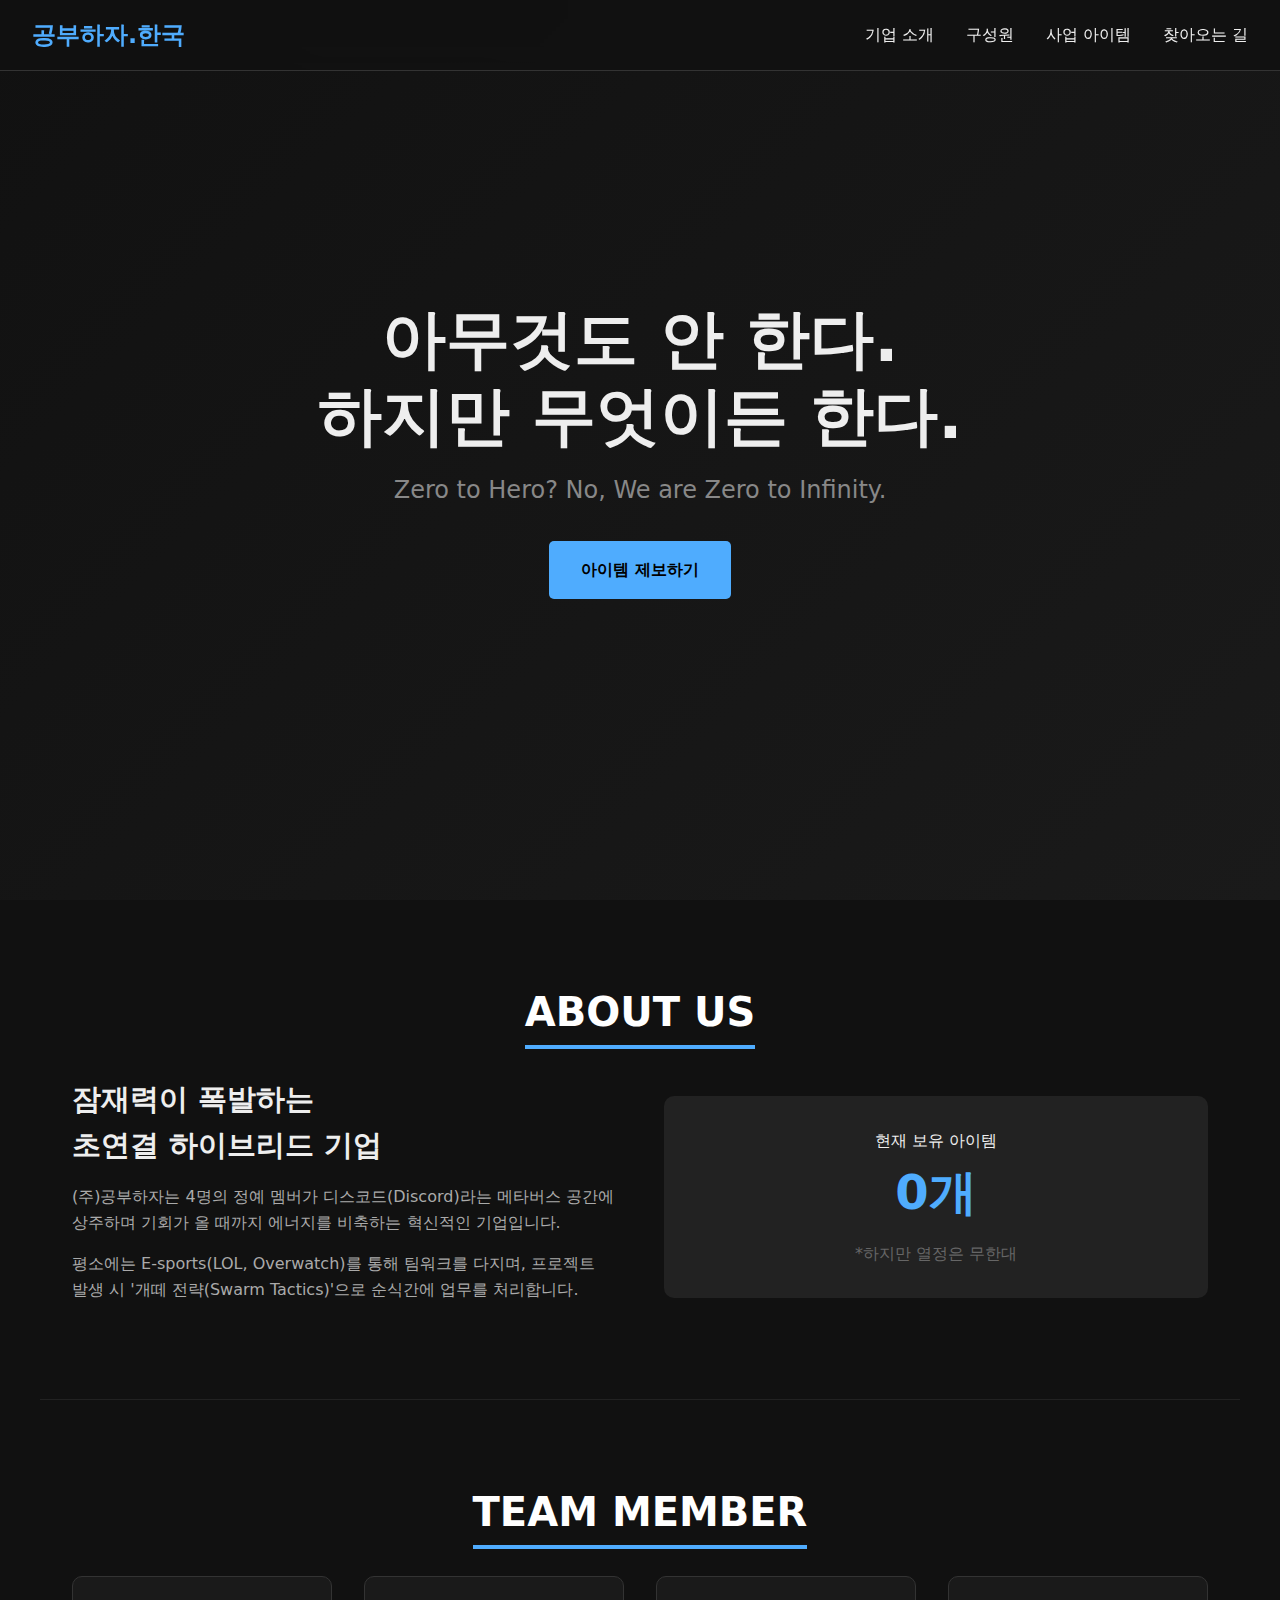
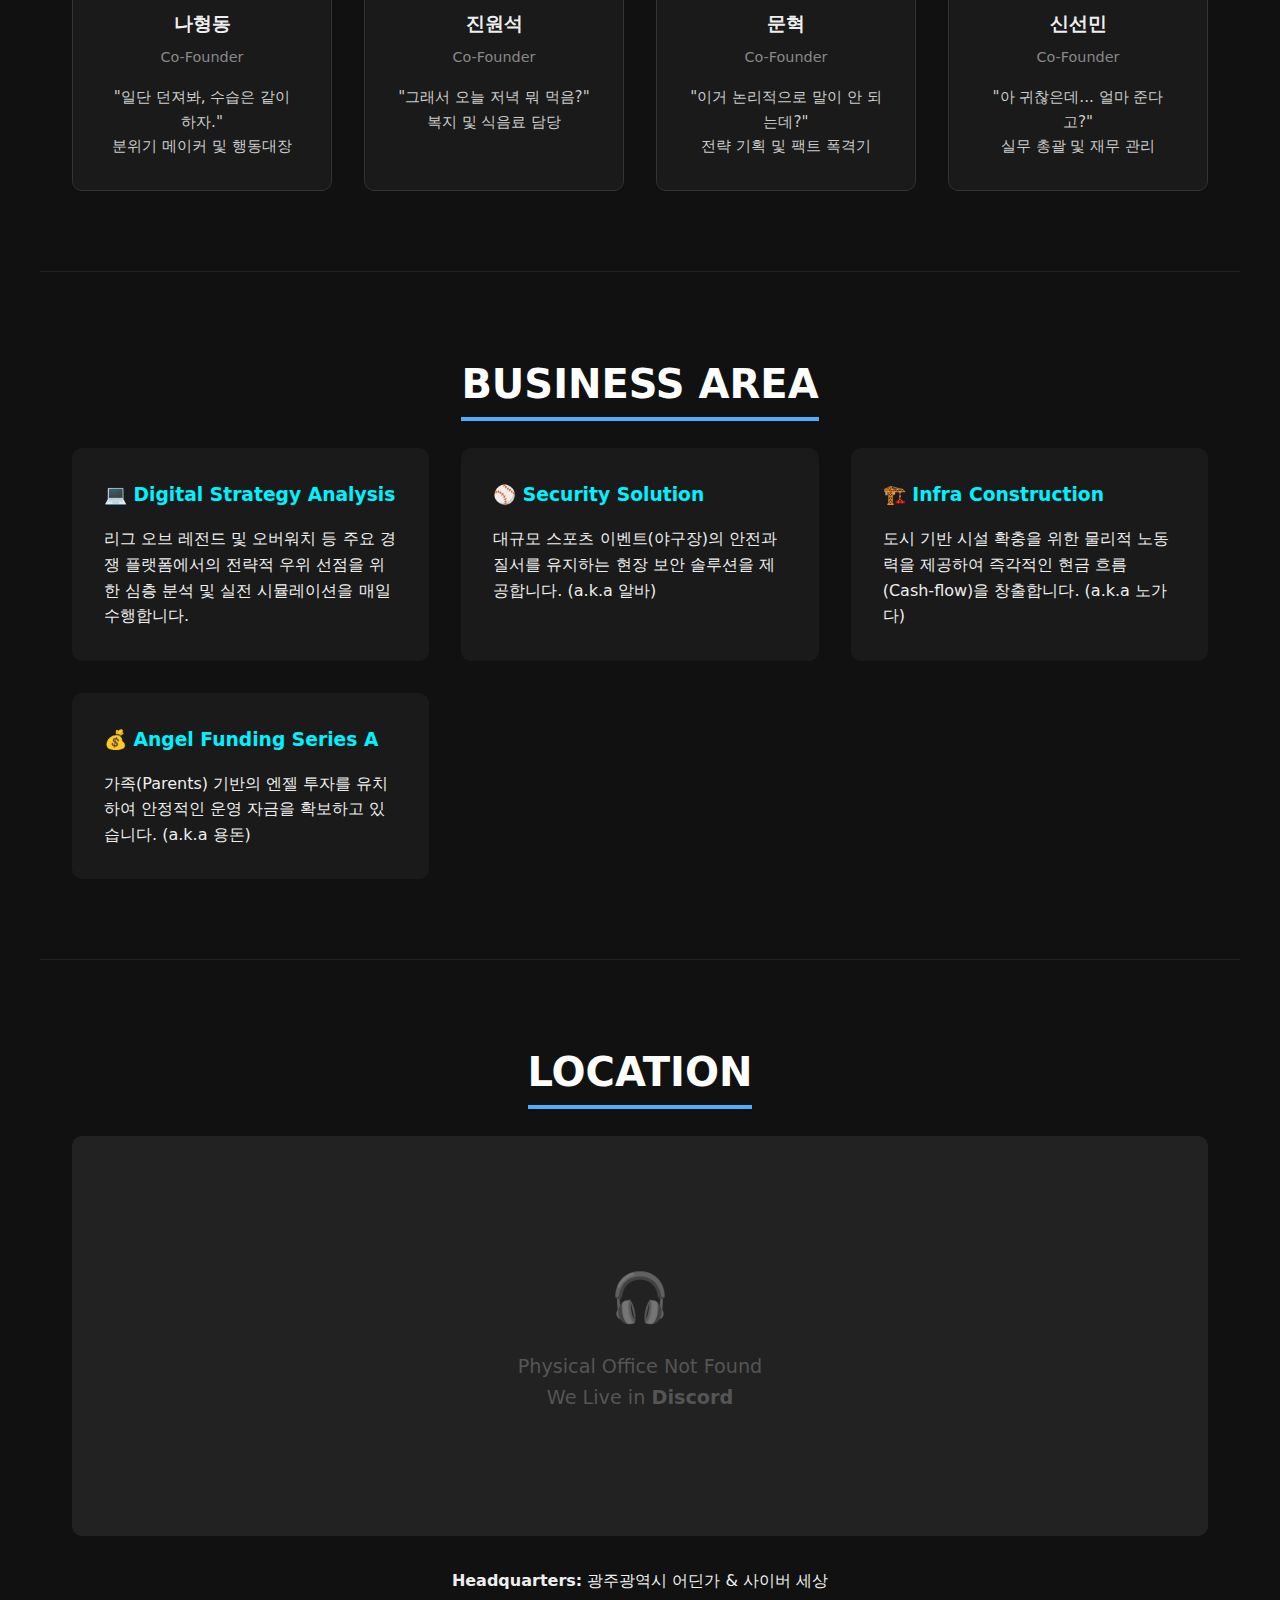
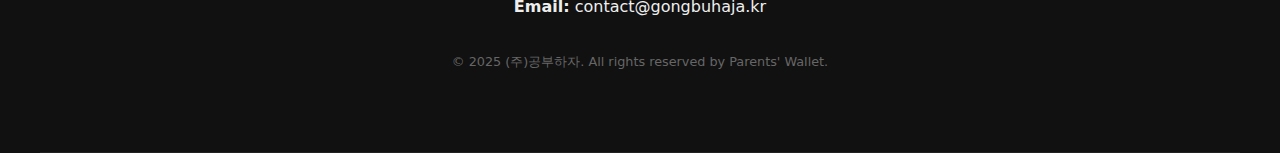
<file: letsstudy.html>
<!DOCTYPE html>
<html lang="ko">
<head>
    <meta charset="UTF-8">
    <meta name="viewport" content="width=device-width, initial-scale=1.0">
    <title>(주)공부하자 - 공부하자.한국</title>
    <style>
        /* 기본 설정 */
        * { box-sizing: border-box; margin: 0; padding: 0; }
        body {
            font-family: 'Pretendard', -apple-system, BlinkMacSystemFont, system-ui, Roboto, sans-serif;
            background-color: #111;
            color: #eee;
            line-height: 1.6;
        }
        a { text-decoration: none; color: inherit; }
        ul { list-style: none; }

        /* 네비게이션 */
        header {
            position: fixed;
            width: 100%;
            top: 0;
            background-color: rgba(17, 17, 17, 0.9);
            backdrop-filter: blur(10px);
            border-bottom: 1px solid #333;
            z-index: 1000;
            display: flex;
            justify-content: space-between;
            align-items: center;
            padding: 1rem 2rem;
        }
        .logo { font-size: 1.5rem; font-weight: 800; color: #4facfe; }
        nav ul { display: flex; gap: 2rem; }
        nav a:hover { color: #4facfe; transition: 0.3s; }

        /* 섹션 공통 */
        section {
            padding: 5rem 2rem;
            max-width: 1200px;
            margin: 0 auto;
            border-bottom: 1px solid #222;
        }
        h2 {
            font-size: 2.5rem;
            margin-bottom: 2rem;
            text-align: center;
            color: #fff;
        }
        h2 span { border-bottom: 4px solid #4facfe; padding-bottom: 10px; }

        /* 메인 배너 */
        .hero {
            height: 100vh;
            display: flex;
            flex-direction: column;
            justify-content: center;
            align-items: center;
            text-align: center;
            background: linear-gradient(135deg, #111 0%, #1a1a1a 100%);
        }
        .hero h1 { font-size: 4rem; margin-bottom: 1rem; line-height: 1.2; }
        .hero p { font-size: 1.5rem; color: #888; margin-bottom: 2rem; }
        .btn {
            padding: 1rem 2rem;
            background: #4facfe;
            color: #000;
            font-weight: bold;
            border-radius: 5px;
            transition: 0.3s;
        }
        .btn:hover { background: #00f2fe; transform: translateY(-3px); }

        /* 기업 소개 */
        .about-content {
            display: grid;
            grid-template-columns: 1fr 1fr;
            gap: 3rem;
            align-items: center;
        }
        .about-text h3 { font-size: 1.8rem; margin-bottom: 1rem; }
        .about-text p { margin-bottom: 1rem; color: #aaa; }
        .stat-box {
            background: #222;
            padding: 2rem;
            border-radius: 10px;
            text-align: center;
        }
        .stat-num { font-size: 3rem; font-weight: bold; color: #4facfe; }

        /* 구성원 소개 */
        .team-grid {
            display: grid;
            grid-template-columns: repeat(auto-fit, minmax(250px, 1fr));
            gap: 2rem;
        }
        .member-card {
            background: #1a1a1a;
            padding: 2rem;
            border-radius: 10px;
            text-align: center;
            border: 1px solid #333;
            transition: 0.3s;
        }
        .member-card:hover { border-color: #4facfe; transform: translateY(-5px); }
        .member-role { color: #888; font-size: 0.9rem; margin-top: 0.5rem; }
        .member-desc { margin-top: 1rem; font-size: 0.95rem; color: #ccc; }

        /* 사업 아이템 */
        .business-list {
            display: grid;
            grid-template-columns: repeat(auto-fit, minmax(300px, 1fr));
            gap: 2rem;
        }
        .business-item {
            background: #1a1a1a;
            padding: 2rem;
            border-radius: 10px;
        }
        .business-item h3 { margin-bottom: 1rem; color: #00f2fe; }
        
        /* 찾아오는 길 */
        .map-container {
            background: #222;
            height: 400px;
            display: flex;
            justify-content: center;
            align-items: center;
            border-radius: 10px;
            color: #555;
            font-size: 1.2rem;
        }
        .contact-info {
            text-align: center;
            margin-top: 2rem;
        }

        /* 반응형 */
        @media (max-width: 768px) {
            .hero h1 { font-size: 2.5rem; }
            .about-content { grid-template-columns: 1fr; }
            nav ul { display: none; } /* 모바일 메뉴 생략 */
        }
    </style>
</head>
<body>

    <header>
        <div class="logo">공부하자.한국</div>
        <nav>
            <ul>
                <li><a href="#about">기업 소개</a></li>
                <li><a href="#team">구성원</a></li>
                <li><a href="#business">사업 아이템</a></li>
                <li><a href="#contact">찾아오는 길</a></li>
            </ul>
        </nav>
    </header>

    <div class="hero">
        <h1>아무것도 안 한다.<br>하지만 무엇이든 한다.</h1>
        <p>Zero to Hero? No, We are Zero to Infinity.</p>
        <a href="#contact" class="btn">아이템 제보하기</a>
    </div>

    <section id="about">
        <h2><span>ABOUT US</span></h2>
        <div class="about-content">
            <div class="about-text">
                <h3>잠재력이 폭발하는<br>초연결 하이브리드 기업</h3>
                <p>
                    (주)공부하자는 4명의 정예 멤버가 디스코드(Discord)라는 메타버스 공간에 상주하며
                    기회가 올 때까지 에너지를 비축하는 혁신적인 기업입니다.
                </p>
                <p>
                    평소에는 E-sports(LOL, Overwatch)를 통해 팀워크를 다지며,
                    프로젝트 발생 시 '개떼 전략(Swarm Tactics)'으로 순식간에 업무를 처리합니다.
                </p>
            </div>
            <div class="stat-box">
                <p>현재 보유 아이템</p>
                <div class="stat-num">0개</div>
                <p style="margin-top:10px; color:#666;">*하지만 열정은 무한대</p>
            </div>
        </div>
    </section>

    <section id="team">
        <h2><span>TEAM MEMBER</span></h2>
        <div class="team-grid">
            <div class="member-card">
                <h3>나형동</h3>
                <div class="member-role">Co-Founder</div>
                <div class="member-desc">"일단 던져봐, 수습은 같이 하자."<br>분위기 메이커 및 행동대장</div>
            </div>
            <div class="member-card">
                <h3>진원석</h3>
                <div class="member-role">Co-Founder</div>
                <div class="member-desc">"그래서 오늘 저녁 뭐 먹음?"<br>복지 및 식음료 담당</div>
            </div>
            <div class="member-card">
                <h3>문혁</h3>
                <div class="member-role">Co-Founder</div>
                <div class="member-desc">"이거 논리적으로 말이 안 되는데?"<br>전략 기획 및 팩트 폭격기</div>
            </div>
            <div class="member-card">
                <h3>신선민</h3>
                <div class="member-role">Co-Founder</div>
                <div class="member-desc">"아 귀찮은데... 얼마 준다고?"<br>실무 총괄 및 재무 관리</div>
            </div>
        </div>
    </section>

    <section id="business">
        <h2><span>BUSINESS AREA</span></h2>
        <div class="business-list">
            <div class="business-item">
                <h3>💻 Digital Strategy Analysis</h3>
                <p>리그 오브 레전드 및 오버워치 등 주요 경쟁 플랫폼에서의 전략적 우위 선점을 위한 심층 분석 및 실전 시뮬레이션을 매일 수행합니다.</p>
            </div>
            <div class="business-item">
                <h3>⚾️ Security Solution</h3>
                <p>대규모 스포츠 이벤트(야구장)의 안전과 질서를 유지하는 현장 보안 솔루션을 제공합니다. (a.k.a 알바)</p>
            </div>
            <div class="business-item">
                <h3>🏗️ Infra Construction</h3>
                <p>도시 기반 시설 확충을 위한 물리적 노동력을 제공하여 즉각적인 현금 흐름(Cash-flow)을 창출합니다. (a.k.a 노가다)</p>
            </div>
            <div class="business-item">
                <h3>💰 Angel Funding Series A</h3>
                <p>가족(Parents) 기반의 엔젤 투자를 유치하여 안정적인 운영 자금을 확보하고 있습니다. (a.k.a 용돈)</p>
            </div>
        </div>
    </section>

    <section id="contact">
        <h2><span>LOCATION</span></h2>
        <div class="map-container">
            <div style="text-align: center;">
                <p style="font-size: 3rem; margin-bottom: 1rem;">🎧</p>
                <p>Physical Office Not Found<br>We Live in <strong>Discord</strong></p>
            </div>
        </div>
        <div class="contact-info">
            <p><strong>Headquarters:</strong> 광주광역시 어딘가 & 사이버 세상</p>
            <p><strong>Email:</strong> contact@gongbuhaja.kr</p>
            <p style="margin-top: 2rem; color: #666; font-size: 0.8rem;">
                © 2025 (주)공부하자. All rights reserved by Parents' Wallet.
            </p>
        </div>
    </section>

</body>
</html>
</file>
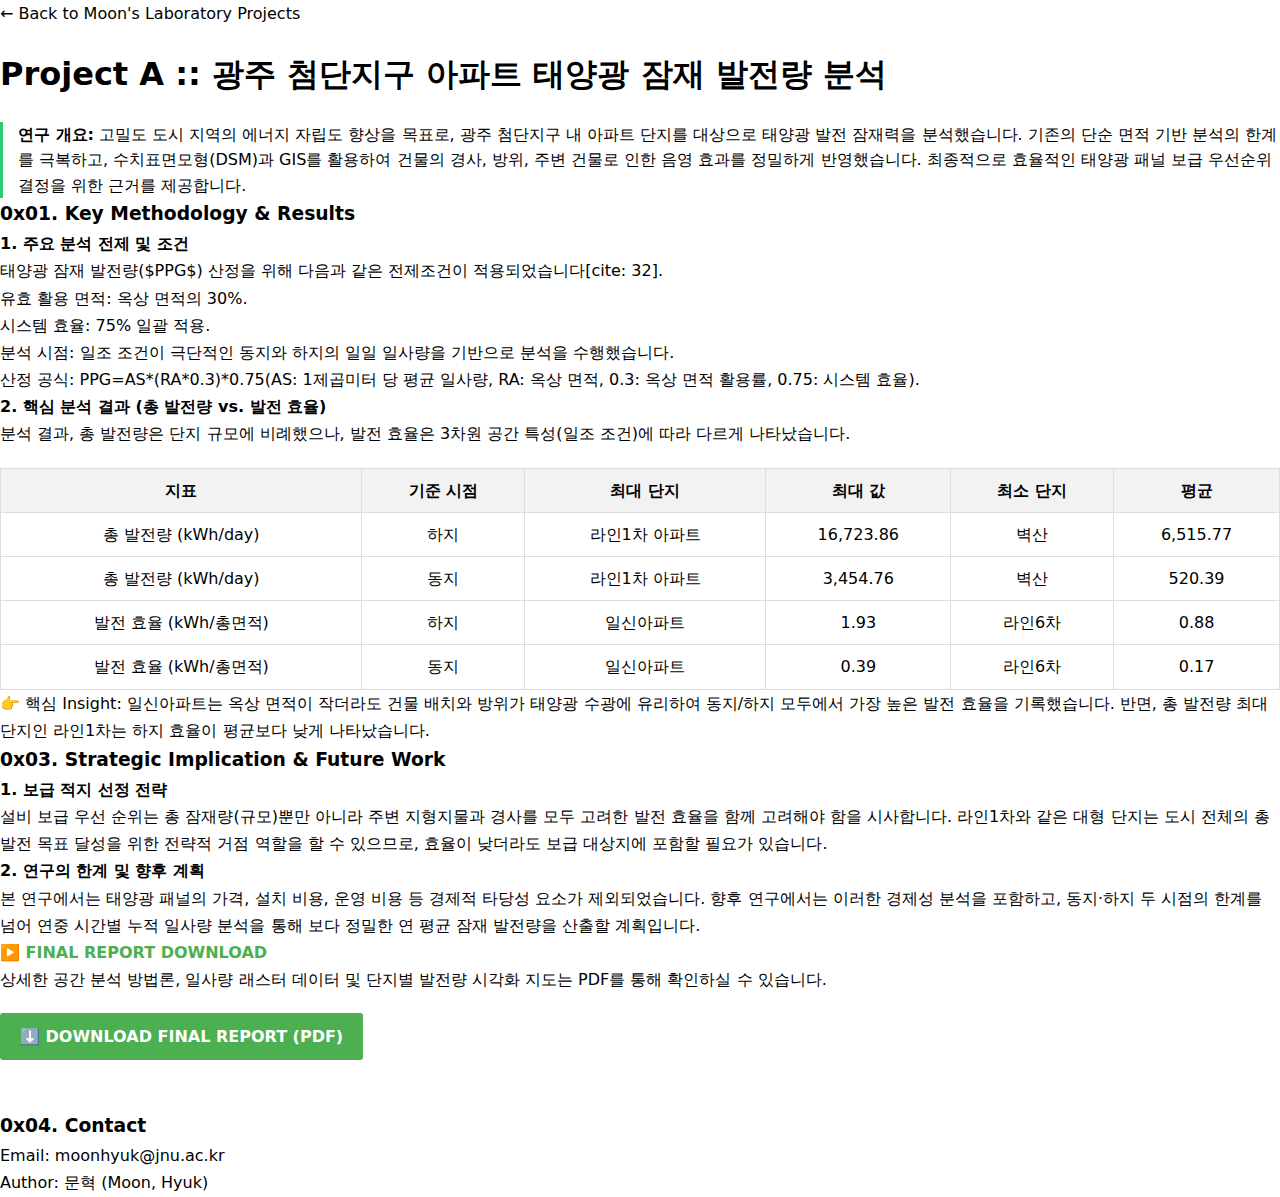
<file: solar_project.html>
<!DOCTYPE html>
<html lang="ko">
<head>
    <meta charset="UTF-8">
    <meta name="viewport" content="width=device-width, initial-scale=1.0">
    <title>Project A :: Gwangju Solar Power Potential Analysis</title>
    <link rel="stylesheet" href="style.css"> 
    <style>
        /* solar_project.html 보조 스타일 (스타일.css를 읽어오지 못할 경우 대비) */
        .download-button { 
            display: inline-block; 
            padding: 10px 20px; 
            background-color: #4CAF50; /* 녹색 계열로 변경 */
            color: #ffffff; 
            font-weight: bold; 
            margin-top: 20px;
            border-radius: 3px;
        }
        .back-link { margin-bottom: 20px; display: block; }
        .summary-box { 
            border-left: 3px solid #2ecc71; /* 녹색 강조 */
            padding-left: 15px; 
            margin-top: 20px; 
            line-height: 1.6;
        }
        table { width: 100%; border-collapse: collapse; margin-top: 20px; }
        th, td { border: 1px solid #ddd; padding: 8px; text-align: center; }
        th { background-color: #f2f2f2; }
    </style>
</head>
<body>

<div class="container">
    <a href="index.html#projects" class="back-link">← Back to Moon's Laboratory Projects</a>

    <h1>Project A :: 광주 첨단지구 아파트 태양광 잠재 발전량 분석</h1>
    
    <div class="summary-box">
        <p><strong>연구 개요:</strong> 고밀도 도시 지역의 에너지 자립도 향상을 목표로, 광주 첨단지구 내 아파트 단지를 대상으로 태양광 발전 잠재력을 분석했습니다. 기존의 단순 면적 기반 분석의 한계를 극복하고, 수치표면모형(DSM)과 GIS를 활용하여 건물의 경사, 방위, 주변 건물로 인한 음영 효과를 정밀하게 반영했습니다. 최종적으로 효율적인 태양광 패널 보급 우선순위 결정을 위한 근거를 제공합니다.</p>
    </div>

    <h3>0x01. Key Methodology & Results</h3>
    
    <h4>1. 주요 분석 전제 및 조건</h4>
    <p>태양광 잠재 발전량($PPG$) 산정을 위해 다음과 같은 전제조건이 적용되었습니다[cite: 32].</p>
    <ul>
        <li>유효 활용 면적: 옥상 면적의 30%.</li>
        <li>시스템 효율: 75% 일괄 적용.</li>
        <li>분석 시점: 일조 조건이 극단적인 동지와 하지의 일일 일사량을 기반으로 분석을 수행했습니다.</li>
        <li>산정 공식: PPG=AS*(RA*0.3)*0.75(AS: 1제곱미터 당 평균 일사량, RA: 옥상 면적, 0.3: 옥상 면적 활용률, 0.75: 시스템 효율).</li>
    </ul>
    
    <h4>2. 핵심 분석 결과 (총 발전량 vs. 발전 효율)</h4>
    <p>분석 결과, 총 발전량은 단지 규모에 비례했으나, 발전 효율은 3차원 공간 특성(일조 조건)에 따라 다르게 나타났습니다.</p>
    
    <table>
        <thead>
            <tr>
                <th>지표</th>
                <th>기준 시점</th>
                <th>최대 단지</th>
                <th>최대 값</th>
                <th>최소 단지</th>
                <th>평균</th>
            </tr>
        </thead>
        <tbody>
            <tr>
                <td>총 발전량 (kWh/day)</td>
                <td>하지</td>
                <td>라인1차 아파트</td>
                <td>16,723.86</td>
                <td>벽산</td>
                <td>6,515.77</td>
            </tr>
            <tr>
                <td>총 발전량 (kWh/day)</td>
                <td>동지</td>
                <td>라인1차 아파트</td>
                <td>3,454.76</td>
                <td>벽산</td>
                <td>520.39</td>
            </tr>
            <tr>
                <td>발전 효율 (kWh/총면적)</td>
                <td>하지</td>
                <td>일신아파트</td>
                <td>1.93</td>
                <td>라인6차</td>
                <td>0.88</td>
            </tr>
            <tr>
                <td>발전 효율 (kWh/총면적)</td>
                <td>동지</td>
                <td>일신아파트</td>
                <td>0.39</td>
                <td>라인6차</td>
                <td>0.17</td>
            </tr>
        </tbody>
    </table>
    <p>👉 핵심 Insight: 일신아파트는 옥상 면적이 작더라도 건물 배치와 방위가 태양광 수광에 유리하여 동지/하지 모두에서 가장 높은 발전 효율을 기록했습니다. 반면, 총 발전량 최대 단지인 라인1차는 하지 효율이 평균보다 낮게 나타났습니다.</p>

    
    <h3>0x03. Strategic Implication & Future Work</h3>
    
    <h4>1. 보급 적지 선정 전략</h4>
    <p>설비 보급 우선 순위는 총 잠재량(규모)뿐만 아니라 주변 지형지물과 경사를 모두 고려한 발전 효율을 함께 고려해야 함을 시사합니다. 라인1차와 같은 대형 단지는 도시 전체의 총 발전 목표 달성을 위한 전략적 거점 역할을 할 수 있으므로, 효율이 낮더라도 보급 대상지에 포함할 필요가 있습니다.</p>

    <h4>2. 연구의 한계 및 향후 계획</h4>
    <p>본 연구에서는 태양광 패널의 가격, 설치 비용, 운영 비용 등 경제적 타당성 요소가 제외되었습니다. 향후 연구에서는 이러한 경제성 분석을 포함하고, 동지·하지 두 시점의 한계를 넘어 연중 시간별 누적 일사량 분석을 통해 보다 정밀한 연 평균 잠재 발전량을 산출할 계획입니다.</p>

    <h4 style="color: #4CAF50;">▶️ FINAL REPORT DOWNLOAD</h4>
    <p>상세한 공간 분석 방법론, 일사량 래스터 데이터 및 단지별 발전량 시각화 지도는 PDF를 통해 확인하실 수 있습니다.</p>
    
    <a href="Solar_Project.pdf" class="download-button" target="_blank">
        ⬇️ DOWNLOAD FINAL REPORT (PDF)
    </a>

    <h3 style="margin-top: 50px;">0x04. Contact</h3>
    <p>Email: moonhyuk@jnu.ac.kr</p>
    <p>Author: 문혁 (Moon, Hyuk)</p>

</div>

</body>
</html>
</file>
<file: style.css>
<!DOCTYPE html>
<html lang="ko">
<head>
    <meta charset="UTF-8">
    <meta name="viewport" content="width=device-width, initial-scale=1.0">
    <title>Moon Hyuk | Portfolio</title>
    <link rel="stylesheet" as="style" crossorigin href="https://cdn.jsdelivr.net/gh/orioncactus/pretendard@v1.3.8/dist/web/static/pretendard.css" />
    <style>
        /* =========================================
           User Custom CSS (Sky Blue Theme)
           ========================================= */
        :root {
            --bg-color: #0f0f12;       /* 배경: 딥 다크 */
            --card-bg: #16161a;        /* 카드 배경: 조금 더 밝은 다크 */
            
            /* 👇 핵심 포인트 컬러: 스카이 블루 */
            --accent-color: #38b6ff;   
            
            --text-main: #e0e0e0;
            --text-sub: #9ca3af;
            --border-color: #2a2a2a;
            
            /* Badge Colors */
            --badge-general: #38b6ff;  /* 일반 뱃지도 스카이 블루로 통일 */
            --badge-kci: #f1c40f;      /* KCI는 노란색 유지 (구분감) */
            --badge-sci: #e74c3c;      /* SCI는 빨간색 유지 (강조) */
        }

        * { box-sizing: border-box; margin: 0; padding: 0; }

        body {
            font-family: 'Pretendard', -apple-system, system-ui, Roboto, sans-serif;
            background-color: var(--bg-color);
            color: var(--text-main);
            line-height: 1.7;
            overflow-x: hidden;
        }

        a { text-decoration: none; color: inherit; transition: 0.3s; }
        ul { list-style: none; }

        /* Header & Nav */
        header {
            position: fixed;
            width: 100%;
            top: 0;
            background-color: rgba(15, 15, 18, 0.9);
            backdrop-filter: blur(10px);
            border-bottom: 1px solid var(--border-color);
            z-index: 1000;
            display: flex;
            justify-content: space-between;
            align-items: center;
            padding: 1.2rem 5%;
        }

        .logo { 
            font-size: 1.2rem; 
            font-weight: 700; 
            color: #fff; 
        }
        .logo span { color: var(--accent-color); font-weight: 400; }

        nav ul { display: flex; gap: 2rem; font-size: 0.9rem; font-weight: 500; }
        nav a:hover { color: var(--accent-color); }
        .blog-link { 
            border: 1px solid var(--border-color); 
            padding: 0.3rem 0.8rem; 
            border-radius: 4px; 
            font-size: 0.85rem;
            color: var(--text-sub);
        }
        .blog-link:hover { border-color: var(--accent-color); color: var(--accent-color); }

        /* Sections */
        section {
            padding: 6rem 5%;
            max-width: 1000px;
            margin: 0 auto;
        }

        h2 {
            font-size: 1.8rem;
            margin-bottom: 2.5rem;
            color: #fff;
            display: flex;
            align-items: center;
        }
        h2::before {
            content: '';
            display: block;
            width: 4px;
            height: 24px;
            background: var(--accent-color);
            margin-right: 12px;
            border-radius: 2px;
        }

        /* Hero Section */
        .hero {
            height: 100vh;
            display: flex;
            flex-direction: column;
            justify-content: center;
            background: radial-gradient(circle at 80% 20%, #1a1a2e 0%, #0f0f12 60%);
            padding: 0 5%;
        }
        .hero-tag {
            color: var(--accent-color);
            font-weight: 600;
            font-size: 0.9rem;
            letter-spacing: 1px;
            margin-bottom: 1rem;
            text-transform: uppercase;
        }
        .hero h1 {
            font-size: 3.5rem;
            font-weight: 800;
            line-height: 1.2;
            margin-bottom: 1.5rem;
            color: #fff;
        }
        .hero h1 span { color: var(--accent-color); }
        .hero p {
            font-size: 1.1rem;
            color: var(--text-sub);
            max-width: 650px;
            margin-bottom: 2.5rem;
        }
        .btn {
            display: inline-block;
            padding: 0.8rem 2rem;
            background: transparent;
            color: #fff;
            font-weight: 500;
            border: 1px solid var(--border-color);
            border-radius: 4px;
            font-size: 0.95rem;
        }
        .btn:hover {
            border-color: var(--accent-color);
            color: var(--accent-color);
        }

        /* About Grid & Image Fix */
        .about-grid {
            display: grid;
            grid-template-columns: 1fr 2fr;
            gap: 3rem;
            align-items: start;
        }
        
        /* 사진이 예쁘게 나오도록 추가한 스타일 */
        .profile-img-wrapper {
            width: 100%;
            max-width: 300px;
            margin: 0 auto;
            position: relative;
            aspect-ratio: 1/1;
        }
        .avatar {
            width: 100%;
            height: 100%;
            object-fit: cover;
            border-radius: 12px;
            border: 1px solid var(--border-color);
            box-shadow: 0 4px 20px rgba(0,0,0,0.3);
        }

        .about-text p { margin-bottom: 1rem; color: var(--text-sub); font-size: 1rem; }
        .highlight { color: #fff; font-weight: 600; }

        /* Education Box */
        .education-box {
            margin-top: 2.5rem;
            padding-top: 1.5rem;
            border-top: 1px solid var(--border-color);
        }
        .education-box h3 {
            font-size: 1.2rem;
            color: #fff;
            margin-bottom: 1rem;
            display: flex;
            align-items: center;
        }
        .education-box h3::before {
            content: '🎓';
            margin-right: 8px;
            font-size: 1rem;
        }
        .education-box ul li {
            display: flex;
            gap: 1.5rem;
            margin-bottom: 1.2rem;
        }
        .edu-year {
            color: var(--accent-color);
            font-weight: 600;
            font-size: 0.9rem;
            min-width: 110px;
            padding-top: 2px;
        }
        .edu-detail {
            display: flex;
            flex-direction: column;
        }
        .edu-detail strong {
            color: #e0e0e0;
            font-size: 1rem;
            margin-bottom: 0.2rem;
        }
        .edu-desc {
            color: #888;
            font-size: 0.85rem;
        }

        /* Skills/Interests Cards */
        .card-grid {
            display: grid;
            grid-template-columns: repeat(auto-fit, minmax(280px, 1fr));
            gap: 1rem;
        }
        .card {
            background: var(--card-bg);
            padding: 2rem;
            border-radius: 8px;
            border: 1px solid var(--border-color);
            transition: 0.3s;
        }
        .card:hover {
            border-color: var(--accent-color);
            transform: translateY(-3px);
        }
        .card h3 { font-size: 1.1rem; margin-bottom: 0.8rem; color: #fff; }
        .card p { font-size: 0.9rem; color: var(--text-sub); margin-bottom: 1rem; }
        .skill-tag {
            display: inline-block;
            font-size: 0.75rem;
            padding: 0.2rem 0.5rem;
            background: #25252b;
            border-radius: 4px;
            margin-right: 0.3rem;
            margin-bottom: 0.3rem;
</file>
